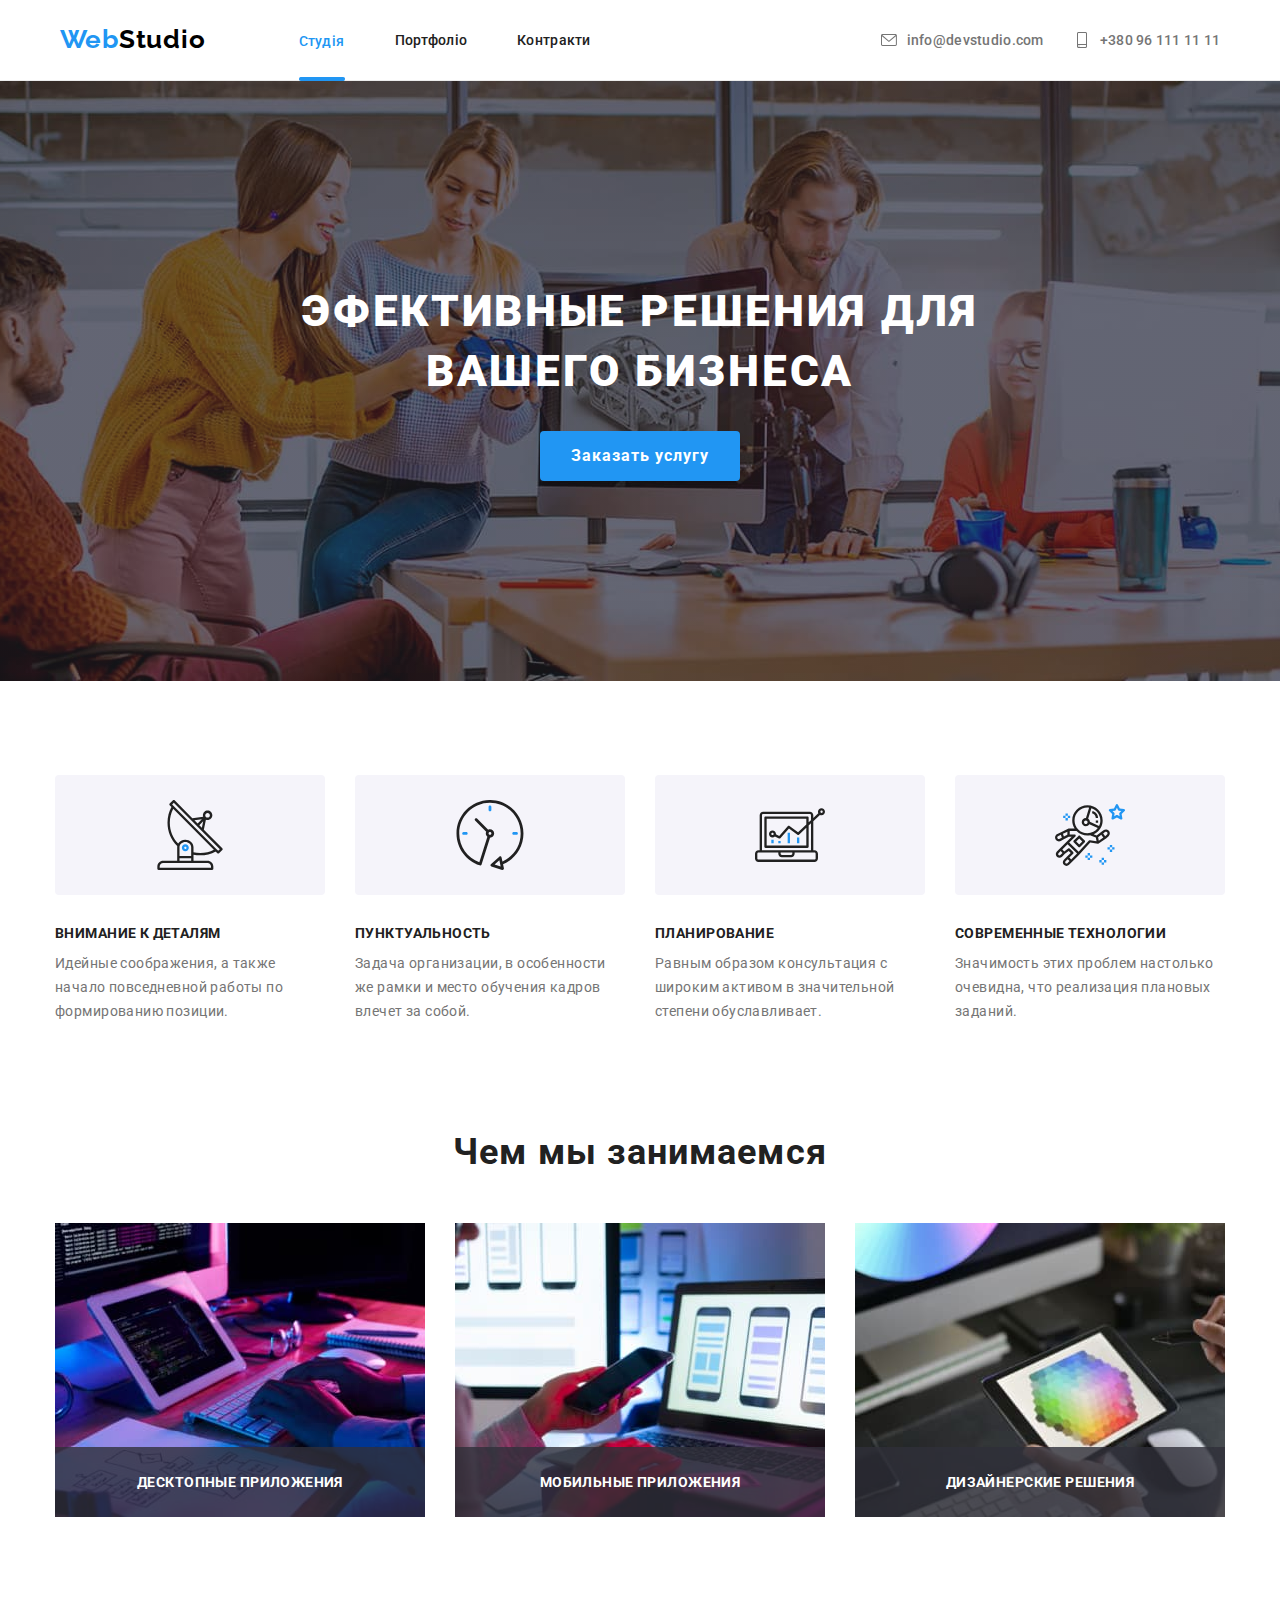
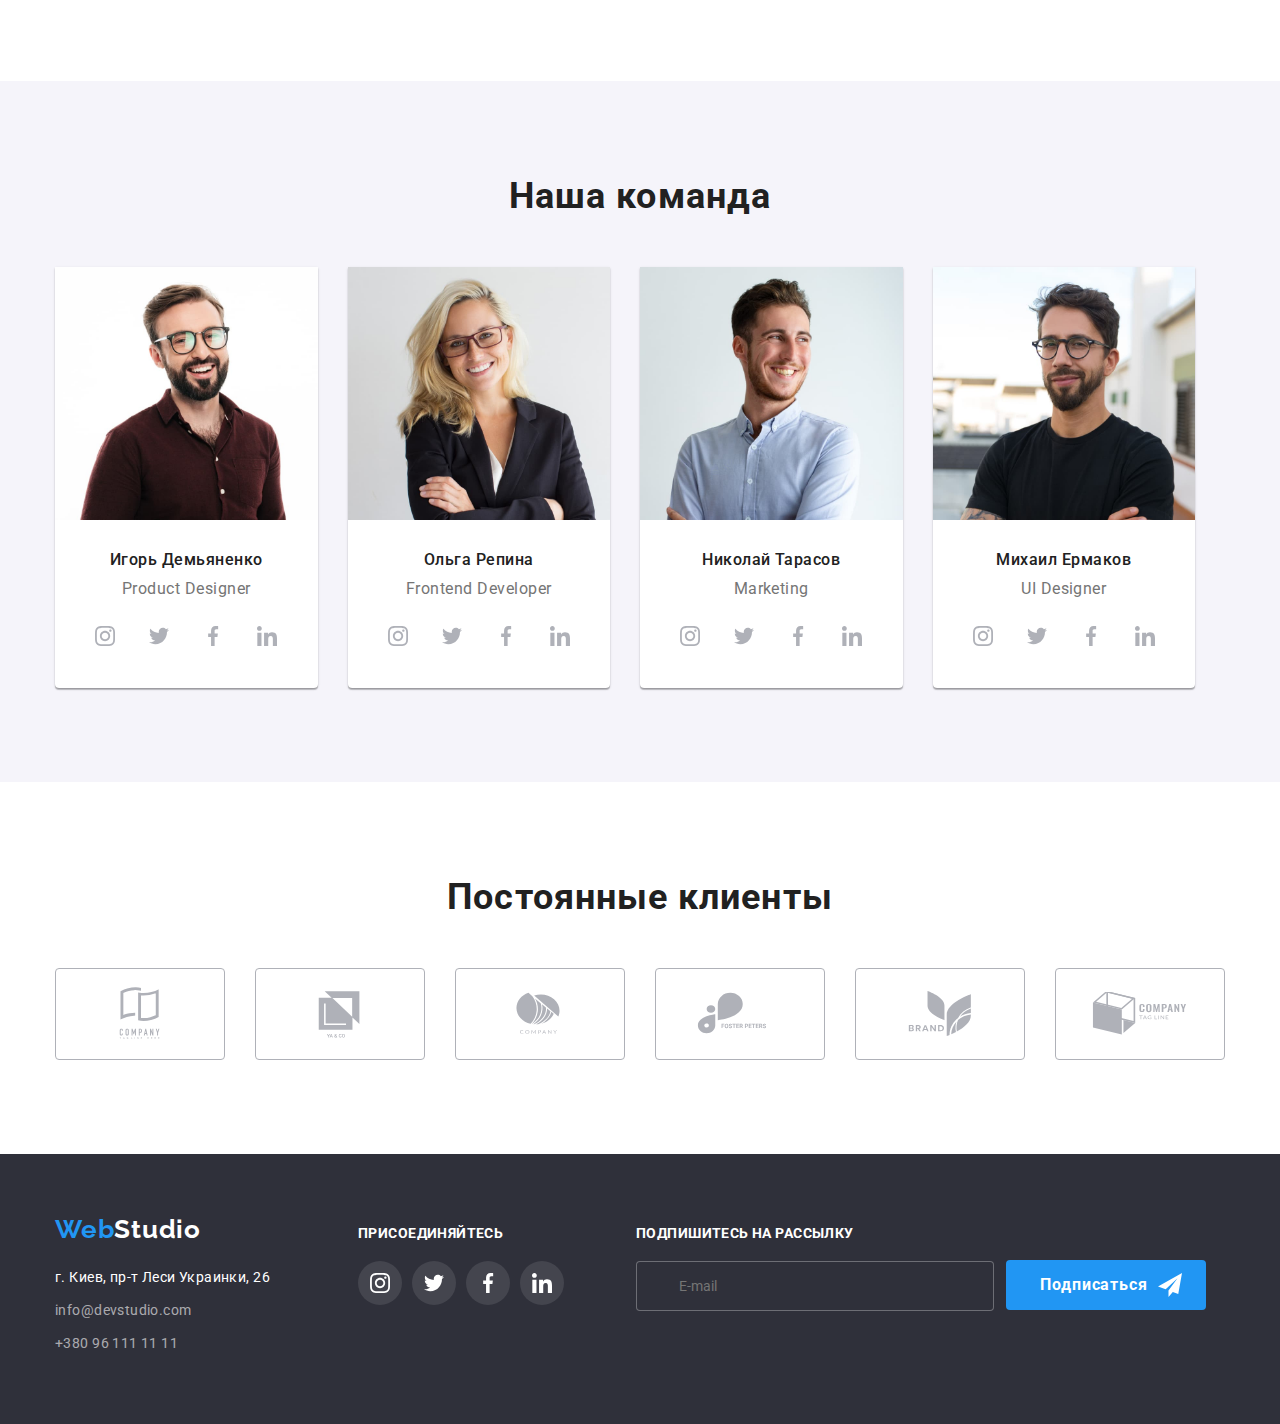
<file: index.html>
<!DOCTYPE html>
<html lang="ru">
  <head>
    <meta charset="UTF-8" />
    <meta http-equiv="X-UA-Compatible" content="IE=edge" />
    <meta name="viewport" content="width=device-width, initial-scale=1.0" />
    <link rel="preconnect" href="https://fonts.googleapis.com" />
    <link rel="preconnect" href="https://fonts.gstatic.com" crossorigin />
    <link
      href="https://fonts.googleapis.com/css2?family=Raleway:wght@700&family=Roboto:wght@400;500;700;900&display=swap"
      rel="stylesheet"
    />
    <link
      rel="stylesheet"
      href="https://cdnjs.cloudflare.com/ajax/libs/modern-normalize/1.1.0/modern-normalize.min.css"
    />
    <link rel="stylesheet" href="./css/main.min.css" />
    <meta name="viewport" content="width=device-width, initial-scale=1.0" />
    <title>WebStudio</title>
  </head>
  <body>
    <header class="header header--border">
      <div class="container header-element-center">
        <a href="#" class="border-red logo">
          <span class="logo--blue">Web</span>
          <span class="logo--black">Studio</span>
        </a>
        <nav class="border-red nav">
          <ul class="nav__items">
            <li class="nav__item">
              <a href="./index.html" class="nav__link nav__link--active"
                >Студія</a
              >
            </li>
            <li class="nav__item">
              <a href="./portfolio.html" class="nav__link">Портфоліо</a>
            </li>
            <li class="nav__item">
              <a href="./stud.html" class="nav__link">Контракти</a>
            </li>
          </ul>
        </nav>
        <div class="border-red nav">
          <ul class="header__address">
            <li class="element-center address__item">
              <a
                href="mailto:info@devstudio.com"
                class="address__link element-center"
              >
                <svg
                  class="address__icon element-center"
                  width="16"
                  height="16"
                >
                  <use
                    href="./imeges/vector/symbol-defs.svg#icont-vectorenvelope"
                  ></use>
                </svg>
                info@devstudio.com</a
              >
            </li>
            <li class="element-center address__item">
              <a href="tel:+380961111111" class="address__link element-center">
                <svg
                  class="address__icon element-center"
                  width="16"
                  height="16"
                >
                  <use
                    href="./imeges/vector/symbol-defs.svg#icont-vectorsmartphone"
                  ></use>
                </svg>
                +380 96 111 11 11</a
              >
            </li>
          </ul>
        </div>
      </div>
    </header>
    <main class="main">
      <section class="section order">
        <div class="container">
          <h1 class="order__title border-red">
            ЭФЕКТИВНЫЕ РЕШЕНИЯ ДЛЯ ВАШЕГО БИЗНЕСА
          </h1>
          <button
            class="btn btn--black-border"
            type="button"
            data-modal-open=""
            value="Заказать услуги"
          >
            Заказать услугу
          </button>
        </div>
      </section>
      <section class="section">
        <div class="container">
          <h2 class="visually-hidden">Наши особенности</h2>
          <ul class="border-red element-center retreat-top benefits">
            <li class="benefits--right">
              <div class="border-red element-center benefits__card">
                <svg class="card__figure" width="70" height="70">
                  <use
                    class="card__image"
                    href="./imeges/vector/symbol-defs.svg#icont-vectorantenna"
                  ></use>
                </svg>
              </div>
              <h3 class="benefits-card__title">Внимание к деталям</h3>
              <p class="benefits-card__subtitle">
                Идейные соображения, а также начало повседневной работы по
                формированию позиции.
              </p>
            </li>
            <li class="benefits--right">
              <div class="border-red element-center benefits__card">
                <svg class="benefits-card__figure" width="70" height="70">
                  <use
                    class="benefits-card__image"
                    href="./imeges/vector/symbol-defs.svg#icont-vectorclock"
                  ></use>
                </svg>
              </div>
              <h3 class="benefits-card__title">Пунктуальность</h3>
              <p class="benefits-card__subtitle">
                Задача организации, в особенности же рамки и место обучения
                кадров влечет за собой.
              </p>
            </li>
            <li class="benefits--right">
              <div class="border-red element-center benefits__card">
                <svg class="benefits-card__figure" width="70" height="70">
                  <use
                    class="benefits-card__image"
                    href="./imeges/vector/symbol-defs.svg#icont-vectordiagram"
                  ></use>
                </svg>
              </div>
              <h3 class="benefits-card__title">Планирование</h3>
              <p class="benefits-card__subtitle">
                Равным образом консультация с широким активом в значительной
                степени обуславливает.
              </p>
            </li>
            <li class="benefits--right">
              <div class="border-red element-center benefits__card">
                <svg class="benefits-card__figure" width="70" height="70">
                  <use
                    class="benefits-card__image"
                    href="./imeges/vector/symbol-defs.svg#icont-vectorastronaut"
                  ></use>
                </svg>
              </div>
              <h3 class="benefits-card__title">Современные технологии</h3>
              <p class="benefits-card__subtitle">
                Значимость этих проблем настолько очевидна, что реализация
                плановых заданий.
              </p>
            </li>
          </ul>
        </div>
      </section>
      <section class="section retreat-top opportunities">
        <div class="container">
          <h2 class="opportunities title-next">Чем мы занимаемся</h2>
          <ul
            class="border-red element-center retreat-bottom opportunities-card"
          >
            <li class="opportunities-card__figure">
              <img
                class="opportunities-card__image no-gap"
                src="./imeges/box1.jpg"
                alt=""
                width="370"
                height="294"
              />
              <div class="opportunities-card__subtitle element-center">
                <span class="opportunities-card__subtitle--transparency">
                  Десктопные приложения
                </span>
              </div>
            </li>
            <li class="opportunities-card__figure">
              <img
                class="opportunities-card__image no-gap"
                src="./imeges/box2.jpg"
                alt=""
                width="370"
                height="294"
              />
              <div class="opportunities-card__subtitle element-center">
                <span class="opportunities-card__subtitle--transparency">
                  Мобильные приложения
                </span>
              </div>
            </li>
            <li class="opportunities-card__figure">
              <img
                class="opportunities-card__image no-gap"
                src="./imeges/box3.jpg"
                alt=""
                width="370"
                height="294"
              />
              <div class="opportunities-card__subtitle element-center">
                <span class="opportunities-card__subtitle--transparency">
                  Дизайнерские решения
                </span>
              </div>
            </li>
          </ul>
        </div>
      </section>
      <section class="section section--next-color retreat-top retreat-bottom">
        <div class="container">
          <div class="border-red">
            <h2 class="title-next border-red">Наша команда</h2>
            <ul class="border-red team-card container--grey">
              <li class="border-red team-card__card-figure">
                <img
                  class="team-card__card--image no-gap"
                  src="./imeges/img1.jpg"
                  alt=""
                  width="270"
                  height="260"
                />
                <h3 class="team-card__card-title element-center">
                  Игорь Демьяненко
                </h3>
                <p class="team-card__card-subtitle element-center">
                  Product Designer
                </p>
                <ul
                  class="border-red element-center team-card__social-networks"
                >
                  <li class="team-card__social--wight">
                    <a class="team-card__link" href="#">
                      <svg class="team-card__icon" width="20" height="20">
                        <use
                          class="team-card__vector"
                          href="./imeges/vector/symbol-defs.svg#icont-vectorinstagram"
                        ></use>
                      </svg>
                    </a>
                  </li>
                  <li class="team-card__social--wight">
                    <a class="team-card__link" href="#">
                      <svg class="team-card" width="20" height="20">
                        <use
                          class="team-card__vector"
                          href="./imeges/vector/symbol-defs.svg#icont-vectortwitter"
                        ></use>
                      </svg>
                    </a>
                  </li>
                  <li class="team-card__social--wight">
                    <a class="team-card__link" href="#">
                      <svg class="team-card" width="20" height="20">
                        <use
                          class="team-card__vector"
                          href="./imeges/vector/symbol-defs.svg#icont-vectorfacebook"
                        ></use>
                      </svg>
                    </a>
                  </li>
                  <li class="team-card__social--wight">
                    <a class="team-card__link" href="#">
                      <svg class="team-card" width="20" height="20">
                        <use
                          class="team-card__vector"
                          href="./imeges/vector/symbol-defs.svg#icont-vectorlinkedin"
                        ></use>
                      </svg>
                    </a>
                  </li>
                </ul>
              </li>
              <li class="border-red team-card__card-figure">
                <img
                  class="team-card__card--image no-gap"
                  src="./imeges/img2.jpg"
                  alt=""
                  width="270"
                  height="260"
                />
                <h3 class="team-card__card-title element-center">
                  Ольга Репина
                </h3>
                <p class="team-card__card-subtitle element-center">
                  Frontend Developer
                </p>
                <ul
                  class="border-red element-center team-card__social-networks"
                >
                  <li class="team-card__social--wight">
                    <a class="team-card__link" href="#">
                      <svg class="team-card__icon" width="20" height="20">
                        <use
                          class="team-card__vector"
                          href="./imeges/vector/symbol-defs.svg#icont-vectorinstagram"
                        ></use>
                      </svg>
                    </a>
                  </li>
                  <li class="team-card__social--wight">
                    <a class="team-card__link" href="#">
                      <svg class="team-card" width="20" height="20">
                        <use
                          class="team-card__vector"
                          href="./imeges/vector/symbol-defs.svg#icont-vectortwitter"
                        ></use>
                      </svg>
                    </a>
                  </li>
                  <li class="team-card__social--wight">
                    <a class="team-card__link" href="#">
                      <svg class="team-card" width="20" height="20">
                        <use
                          class="team-card__vector"
                          href="./imeges/vector/symbol-defs.svg#icont-vectorfacebook"
                        ></use>
                      </svg>
                    </a>
                  </li>
                  <li class="team-card__social--wight">
                    <a class="team-card__link" href="#">
                      <svg class="team-card" width="20" height="20">
                        <use
                          class="team-card__vector"
                          href="./imeges/vector/symbol-defs.svg#icont-vectorlinkedin"
                        ></use>
                      </svg>
                    </a>
                  </li>
                </ul>
              </li>
              <li class="border-red team-card__card-figure">
                <img
                  class="team-card__card--image no-gap"
                  src="./imeges/img3.jpg"
                  alt=""
                  width="270"
                  height="260"
                />
                <h3 class="team-card__card-title element-center">
                  Николай Тарасов
                </h3>
                <p class="team-card__card-subtitle element-center">Marketing</p>
                <ul
                  class="border-red element-center team-card__social-networks"
                >
                  <li class="team-card__social--wight">
                    <a class="team-card__link" href="#">
                      <svg class="team-card__icon" width="20" height="20">
                        <use
                          class="team-card__vector"
                          href="./imeges/vector/symbol-defs.svg#icont-vectorinstagram"
                        ></use>
                      </svg>
                    </a>
                  </li>
                  <li class="team-card__social--wight">
                    <a class="team-card__link" href="#">
                      <svg class="team-card" width="20" height="20">
                        <use
                          class="team-card__vector"
                          href="./imeges/vector/symbol-defs.svg#icont-vectortwitter"
                        ></use>
                      </svg>
                    </a>
                  </li>
                  <li class="team-card__social--wight">
                    <a class="team-card__link" href="#">
                      <svg class="team-card" width="20" height="20">
                        <use
                          class="team-card__vector"
                          href="./imeges/vector/symbol-defs.svg#icont-vectorfacebook"
                        ></use>
                      </svg>
                    </a>
                  </li>
                  <li class="team-card__social--wight">
                    <a class="team-card__link" href="#">
                      <svg class="team-card" width="20" height="20">
                        <use
                          class="team-card__vector"
                          href="./imeges/vector/symbol-defs.svg#icont-vectorlinkedin"
                        ></use>
                      </svg>
                    </a>
                  </li>
                </ul>
              </li>
              <li class="border-red team-card__card-figure">
                <img
                  class="team-card__card--image no-gap"
                  src="./imeges/img4.jpg"
                  alt=""
                  width="270"
                  height="260"
                />
                <h3 class="team-card__card-title element-center">
                  Михаил Ермаков
                </h3>
                <p class="team-card__card-subtitle element-center">
                  UI Designer
                </p>
                <ul
                  class="border-red element-center team-card__social-networks"
                >
                  <li class="team-card__social--wight">
                    <a class="team-card__link" href="#">
                      <svg class="team-card__icon" width="20" height="20">
                        <use
                          class="team-card__vector"
                          href="./imeges/vector/symbol-defs.svg#icont-vectorinstagram"
                        ></use>
                      </svg>
                    </a>
                  </li>
                  <li class="team-card__social--wight">
                    <a class="team-card__link" href="#">
                      <svg class="team-card" width="20" height="20">
                        <use
                          class="team-card__vector"
                          href="./imeges/vector/symbol-defs.svg#icont-vectortwitter"
                        ></use>
                      </svg>
                    </a>
                  </li>
                  <li class="team-card__social--wight">
                    <a class="team-card__link" href="#">
                      <svg class="team-card" width="20" height="20">
                        <use
                          class="team-card__vector"
                          href="./imeges/vector/symbol-defs.svg#icont-vectorfacebook"
                        ></use>
                      </svg>
                    </a>
                  </li>
                  <li class="team-card__social--wight">
                    <a class="team-card__link" href="#">
                      <svg class="team-card" width="20" height="20">
                        <use
                          class="team-card__vector"
                          href="./imeges/vector/symbol-defs.svg#icont-vectorlinkedin"
                        ></use>
                      </svg>
                    </a>
                  </li>
                </ul>
              </li>
            </ul>
          </div>
        </div>
      </section>

      <section class="section retreat-top retreat-bottom">
        <div class="container">
          <h2 class="title-next">Постоянные клиенты</h2>
          <ul class="border-red element-center customers">
            <li class="customers__item element-center">
              <a href="#" class="customers__link element-center">
                <svg class="customers__vector" width="106" height="60">
                  <use
                    class="customers__icon"
                    href="./imeges/vector/symbol-defs.svg#icont-vectorLogo"
                  ></use>
                </svg>
              </a>
            </li>
            <li class="customers__item element-center">
              <a href="#" class="customers__link element-center">
                <svg class="customers__vector" width="106" height="60">
                  <use
                    class="customers__icon"
                    href="./imeges/vector/symbol-defs.svg#icont-vectorLogo0"
                  ></use>
                </svg>
              </a>
            </li>
            <li class="customers__item element-center">
              <a href="#" class="customers__link element-center">
                <svg class="customers__vector" width="106" height="60">
                  <use
                    class="customers__icon"
                    href="./imeges/vector/symbol-defs.svg#icont-vectorLogo1"
                  ></use>
                </svg>
              </a>
            </li>
            <li class="customers__item element-center">
              <a href="#" class="customers__link element-center">
                <svg class="customers__vector" width="106" height="60">
                  <use
                    class="customers__icon"
                    href="./imeges/vector/symbol-defs.svg#icont-vectorLogo2"
                  ></use>
                </svg>
              </a>
            </li>
            <li class="customers__item element-center">
              <a href="#" class="customers__link element-center">
                <svg class="customers__vector" width="106" height="60">
                  <use
                    class="customers__icon"
                    href="./imeges/vector/symbol-defs.svg#icont-vectorLogo3"
                  ></use>
                </svg>
              </a>
            </li>
            <li class="customers__item element-center">
              <a href="#" class="customers__link element-center">
                <svg class="customers__vector" width="106" height="60">
                  <use
                    class="customers__icon"
                    href="./imeges/vector/symbol-defs.svg#icont-vectorLogo4"
                  ></use>
                </svg>
              </a>
            </li>
          </ul>
        </div>
      </section>
    </main>
    <footer class="footer">
      <div class="container">
        <ul class="border-red footer__items">
          <li class="footer__item">
            <a href="#" class="logo-footer">
              <span class="logo--blue">Web</span
              ><span class="logo--wight">Studio</span>
            </a>
            <address class="address__item">
              <ul>
                <li class="footer__address">
                  <a href="#" class="footer__address">
                    г. Киев, пр-т Леси Украинки, 26
                  </a>
                </li>
                <li class="address-retreat">
                  <a href="mailto:info@devstudio.com" class="address--grey"
                    >info@devstudio.com</a
                  >
                </li>
                <li class="address-retreat">
                  <a href="tel:+380961111111" class="address--grey"
                    >+380 96 111 11 11</a
                  >
                </li>
              </ul>
            </address>
          </li>
          <li class="footer__item">
            <span class="footer__title">присоединяйтесь</span>
            <ul class="footer__social border-red element-center">
              <li class="team-card__social--black-grey">
                <a href="#" class="team-card__link team-card__link--grey">
                  <svg class="team-card" width="20" height="20">
                    <use
                      class="team-card__vector"
                      href="./imeges/vector/symbol-defs.svg#icont-vectorinstagram"
                    ></use>
                  </svg>
                </a>
              </li>
              <li class="team-card__social--black-grey">
                <a href="#" class="team-card__link team-card__link--grey">
                  <svg class="team-card" width="20" height="20">
                    <use
                      class="team-card__vector"
                      href="./imeges/vector/symbol-defs.svg#icont-vectortwitter"
                    ></use>
                  </svg>
                </a>
              </li>
              <li class="team-card__social--black-grey">
                <a href="#" class="team-card__link team-card__link--grey">
                  <svg class="team-card" width="20" height="20">
                    <use
                      class="team-card__vector"
                      href="./imeges/vector/symbol-defs.svg#icont-vectorfacebook"
                    ></use>
                  </svg>
                </a>
              </li>
              <li class="team-card__social--black-grey">
                <a href="#" class="team-card__link team-card__link--grey">
                  <svg class="team-card" width="20" height="20">
                    <use
                      class="team-card__vector"
                      href="./imeges/vector/symbol-defs.svg#icont-vectorlinkedin"
                    ></use>
                  </svg>
                </a>
              </li>
            </ul>
          </li>
          <li class="footer__items">
            <form class="footer__form" action="@">
              <label class="footer__label">
                <span class="footer__title">ПОДПИШИТЕСЬ НА РАССЫЛКУ</span>
                <input
                  class="footer__input"
                  type="email"
                  name="email"
                  placeholder="E-mail"
                />
              </label>
              <button class="btn btn__footer" type="submit">
                <span class="btn__text">Подписаться</span>
                <svg class="btn__icon" width="24" height="24">
                  <use
                    href="./imeges/vector/symbol-defs.svg#icont-vectoricon-send"
                  ></use>
                </svg>
              </button>
            </form>
          </li>
        </ul>
      </div>
    </footer>
    <div class="backdrop is-hidden" data-modal>
      <div class="modal">
        <button
          class="btn modal__button--close element-center"
          type="button"
          data-modal-close
        >
          <svg class="modal__icon-close" width="18" height="18">
            <use
              href="./imeges/vector/symbol-defs.svg#icont-vectorclose-black-18dp-2-1"
            ></use>
          </svg>
        </button>
        <form class="modal__container">
          <p class="send-menu-title">
            Оставьте свои данные, мы вам передзвоним
          </p>
          <label class="send-menu">
            <span class="send-menu-text">Имя</span>
            <input
              class="send-menu-send"
              type="text"
              name="username"
              placeholder="Ірка"
            />
            <svg class="modal__icon" width="16" height="16">
              <use
                href="./imeges/vector/symbol-defs.svg#icont-vectorperson-black-18dp-1"
              ></use>
            </svg>
          </label>
          <label class="send-menu">
            <span class="send-menu-text">Телефон</span>
            <input
              class="send-menu-send"
              type="text"
              name="phoun"
              placeholder="+380777777777"
            />
            <svg class="modal__icon" width="18" height="18">
              <use
                href="./imeges/vector/symbol-defs.svg#icont-vectorphone-black-18dp-1"
              ></use>
            </svg>
          </label>
          <label class="send-menu">
            <span class="send-menu-text">Почта</span>
            <input
              class="send-menu-send"
              type="email"
              name="email"
              placeholder="***********@gmail.com"
            />
            <svg class="modal__icon" width="18" height="18">
              <use
                href="./imeges/vector/symbol-defs.svg#icont-vectoremail-black-18dp-1"
              ></use>
            </svg>
          </label>
          <label class="send-menu" for="id-comment">
            <span class="send-menu-text">Комментарий</span>
            <textarea
              class="send-menu-send__textarea"
              id="id-comment"
              name="comment"
              placeholder="Введите текст"
            ></textarea>
          </label>
          <label class="send-menu-check">
            <input
              class="send-menu-checkbox"
              type="checkbox"
              name="consent"
              value="consent"
            />
            <span class="checkbox"></span>
            Соглашаюсь с рассылкой и принимаю
            <a class="send-menu-checkbox-link" href="#">Условия договора</a>
          </label>
          <button class="modal__btn" type="submit">Отправить</button>
        </form>
      </div>
    </div>
    <script src="./js/modal.js"></script>
  </body>
</html>
</file>
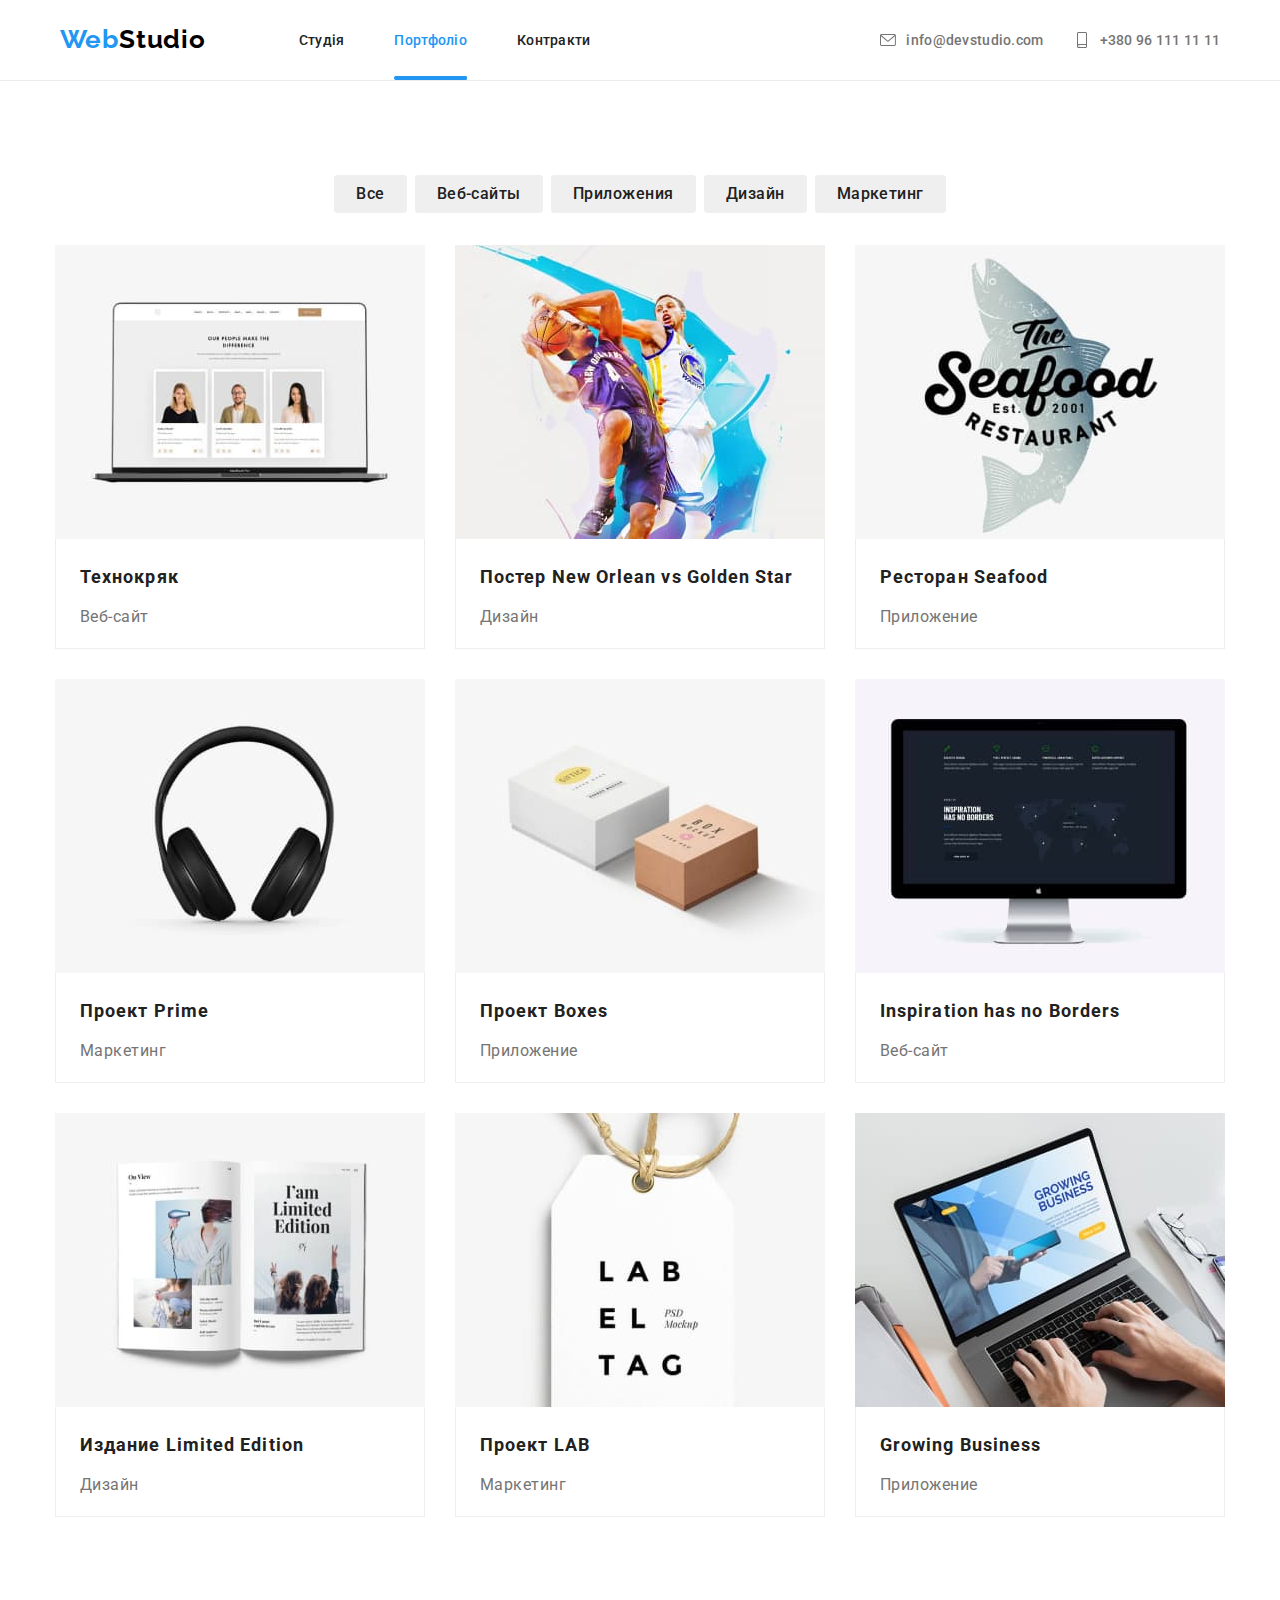
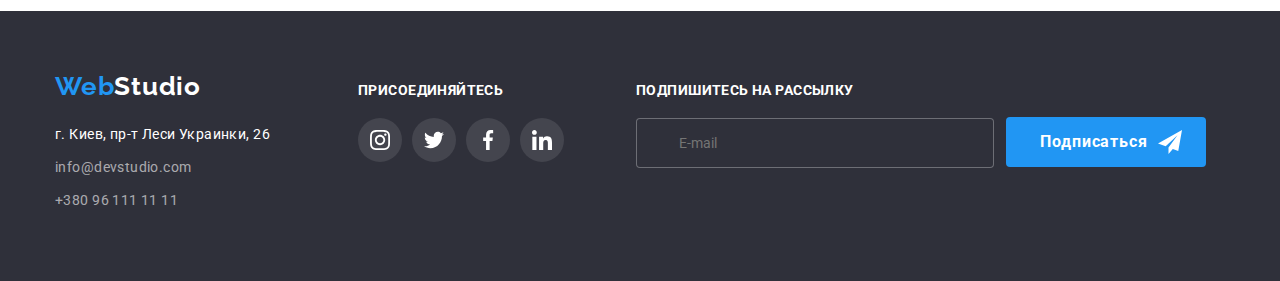
<file: portfolio.html>
<!DOCTYPE html>
<html lang="ru">
  <head>
    <meta charset="UTF-8" />
    <meta http-equiv="X-UA-Compatible" content="IE=edge" />
    <meta name="viewport" content="width=device-width, initial-scale=1.0" />
    <link rel="preconnect" href="https://fonts.googleapis.com" />
    <link rel="preconnect" href="https://fonts.gstatic.com" crossorigin />
    <link
      href="https://fonts.googleapis.com/css2?family=Raleway:wght@700&family=Roboto:wght@400;500;700;900&display=swap"
      rel="stylesheet"
    />
    <link
      rel="stylesheet"
      href="https://cdnjs.cloudflare.com/ajax/libs/modern-normalize/1.1.0/modern-normalize.min.css"
    />
    <link rel="stylesheet" href="./css/main.min.css" />
    <meta name="viewport" content="width=device-width, initial-scale=1.0" />
    <title>WebStudio</title>
  </head>
  <body>
    <header class="header header--border element-center">
      <div class="container element-center">
        <a href="#" class="border-red logo">
          <span class="logo--blue">Web</span>
          <span class="logo--black">Studio</span>
        </a>
        <nav class="border-red nav">
          <ul class="nav__items">
            <li class="nav__item">
              <a href="./index.html" class="nav__link">Студія</a>
            </li>
            <li class="nav__item">
              <a
                href="./portfolio.html"
                class="nav__link nav__link--active-next"
                >Портфоліо</a
              >
            </li>
            <li class="nav__item">
              <a href="./stud.html" class="nav__link">Контракти</a>
            </li>
          </ul>
        </nav>
        <div class="border-red nav">
          <ul class="header__address element-center">
            <li class="element-center address__item">
              <a
                href="mailto:info@devstudio.com"
                class="address__link element-center"
              >
                <svg class="address__icon" width="16" height="16">
                  <use
                    href="./imeges/vector/symbol-defs.svg#icont-vectorenvelope"
                  ></use>
                </svg>
                info@devstudio.com</a
              >
            </li>
            <li class="element-center address__item">
              <a href="tel:+380961111111" class="address__link element-center">
                <svg class="address__icon" width="16" height="16">
                  <use
                    href="./imeges/vector/symbol-defs.svg#icont-vectorsmartphone"
                  ></use>
                </svg>
                +380 96 111 11 11</a
              >
            </li>
          </ul>
        </div>
      </div>
    </header>
    <main class="main">
      <section class="section retreat-top retreat-bottom">
        <div class="container">
          <h1 class="visually-hidden">
            перечисление кнопок на сайте и ниже портфолио, готовые работы
          </h1>
          <ul class="porfolio-nav element-center">
            <li class="nav-btn-portfolio">
              <button class="btn-portfolio" type="button" value="Все">
                Все
              </button>
            </li>
            <li class="nav-btn-portfolio">
              <button class="btn-portfolio" type="button" value="Веб-сайты">
                Веб-сайты
              </button>
            </li>
            <li class="nav-btn-portfolio">
              <button class="btn-portfolio" type="button" value="Приложения">
                Приложения
              </button>
            </li>
            <li class="nav-btn-portfolio">
              <button class="btn-portfolio" type="button" value="Дизайн">
                Дизайн
              </button>
            </li>
            <li class="nav-btn-portfolio">
              <button class="btn-portfolio" type="button" value="Маркетинг">
                Маркетинг
              </button>
            </li>
          </ul>
          <ul class="portfolio-cards">
            <li class="portfolio-card">
              <a href="#" class="portfolio-card__img no-gap">
                <div class="box">
                  <div class="overlay">
                    <p>
                      Ресурс предлагает комплексные предложения с разным уровнем
                      функционала и сервисов. Все это позволит посетителю
                      получить исчерпывающие сведения о компании или частном
                      лице.
                    </p>
                  </div>
                  <img
                    class="card-image no-gap"
                    src="./imeges/imgp.jpg"
                    alt=""
                    width="370"
                    height="294"
                  />
                </div>
                <div class="item-list">
                  <h2>Технокряк</h2>
                  <p>Веб-сайт</p>
                </div>
              </a>
            </li>
            <li class="portfolio-card">
              <a href="#" class="portfolio-card__img">
                <div class="box">
                  <div class="overlay">
                    <p>
                      Ресурс предлагает комплексные предложения с разным уровнем
                      функционала и сервисов. Все это позволит посетителю
                      получить исчерпывающие сведения о компании или частном
                      лице.
                    </p>
                  </div>
                  <img
                    class="card-image no-gap"
                    src="./imeges/img1p.jpg"
                    alt=""
                    width="370"
                    height="294"
                  />
                </div>
                <div class="item-list">
                  <h2>Постер New Orlean vs Golden Star</h2>
                  <p>Дизайн</p>
                </div>
              </a>
            </li>
            <li class="portfolio-card">
              <a href="#" class="portfolio-card__img">
                <div class="box">
                  <div class="overlay">
                    <p>
                      Ресурс предлагает комплексные предложения с разным уровнем
                      функционала и сервисов. Все это позволит посетителю
                      получить исчерпывающие сведения о компании или частном
                      лице.
                    </p>
                  </div>
                  <img
                    class="card-image no-gap"
                    src="./imeges/seafood.jpg"
                    alt=""
                    width="370"
                    height="294"
                  />
                </div>
                <div class="item-list">
                  <h2>Ресторан Seafood</h2>
                  <p>Приложение</p>
                </div>
              </a>
            </li>
            <li class="portfolio-card">
              <a href="#" class="portfolio-card__img">
                <div class="box">
                  <div class="overlay">
                    <p>
                      Ресурс предлагает комплексные предложения с разным уровнем
                      функционала и сервисов. Все это позволит посетителю
                      получить исчерпывающие сведения о компании или частном
                      лице.
                    </p>
                  </div>
                  <img
                    class="card-image no-gap"
                    src="./imeges/img3p.jpg"
                    alt=""
                    width="370"
                    height="294"
                  />
                </div>
                <div class="item-list">
                  <h2>Проект Prime</h2>
                  <p>Маркетинг</p>
                </div>
              </a>
            </li>
            <li class="portfolio-card">
              <a href="#" class="portfolio-card__img">
                <div class="box">
                  <div class="overlay">
                    <p>
                      Ресурс предлагает комплексные предложения с разным уровнем
                      функционала и сервисов. Все это позволит посетителю
                      получить исчерпывающие сведения о компании или частном
                      лице.
                    </p>
                  </div>
                  <img
                    class="card-image no-gap"
                    src="./imeges/img4p.jpg"
                    alt=""
                    width="370"
                    height="294"
                  />
                </div>
                <div class="item-list">
                  <h2>Проект Boxes</h2>
                  <p>Приложение</p>
                </div>
              </a>
            </li>
            <li class="portfolio-card">
              <a href="#" class="portfolio-card__img">
                <div class="box">
                  <div class="overlay">
                    <p>
                      Ресурс предлагает комплексные предложения с разным уровнем
                      функционала и сервисов. Все это позволит посетителю
                      получить исчерпывающие сведения о компании или частном
                      лице.
                    </p>
                  </div>
                  <img
                    class="card-image no-gap"
                    src="./imeges/img5p.jpg"
                    alt=""
                    width="370"
                    height="294"
                  />
                </div>
                <div class="item-list">
                  <h2>Inspiration has no Borders</h2>
                  <p>Веб-сайт</p>
                </div>
              </a>
            </li>
            <li class="portfolio-card">
              <a href="#" class="portfolio-card__img">
                <div class="box">
                  <div class="overlay">
                    <p>
                      Ресурс предлагает комплексные предложения с разным уровнем
                      функционала и сервисов. Все это позволит посетителю
                      получить исчерпывающие сведения о компании или частном
                      лице.
                    </p>
                  </div>
                  <img
                    class="card-image no-gap"
                    src="./imeges/img6p.jpg"
                    alt=""
                    width="370"
                    height="294"
                  />
                </div>
                <div class="item-list">
                  <h2>Издание Limited Edition</h2>
                  <p>Дизайн</p>
                </div>
              </a>
            </li>
            <li class="portfolio-card">
              <a href="#" class="portfolio-card__img">
                <div class="box">
                  <div class="overlay">
                    <p>
                      Ресурс предлагает комплексные предложения с разным уровнем
                      функционала и сервисов. Все это позволит посетителю
                      получить исчерпывающие сведения о компании или частном
                      лице.
                    </p>
                  </div>
                  <img
                    class="card-image no-gap"
                    src="./imeges/img7p.jpg"
                    alt=""
                    width="370"
                    height="294"
                  />
                </div>
                <div class="item-list">
                  <h2>Проект LAB</h2>
                  <p>Маркетинг</p>
                </div>
              </a>
            </li>
            <li class="portfolio-card">
              <a href="#" class="portfolio-card__img">
                <div class="box">
                  <div class="overlay">
                    <p>
                      Ресурс предлагает комплексные предложения с разным уровнем
                      функционала и сервисов. Все это позволит посетителю
                      получить исчерпывающие сведения о компании или частном
                      лице.
                    </p>
                  </div>
                  <img
                    class="card-image no-gap"
                    src="./imeges/img8p.jpg"
                    alt=""
                    width="370"
                    height="294"
                  />
                </div>
                <div class="item-list">
                  <h2>Growing Business</h2>
                  <p>Приложение</p>
                </div>
              </a>
            </li>
          </ul>
        </div>
      </section>
    </main>
    <footer class="footer">
      <div class="container">
        <ul class="border-red footer__items">
          <li class="footer__item">
            <a href="#" class="logo-footer">
              <span class="logo--blue">Web</span
              ><span class="logo--wight">Studio</span>
            </a>
            <address class="address__item">
              <ul>
                <li class="footer__address">
                  <a href="#" class="footer__address">
                    г. Киев, пр-т Леси Украинки, 26
                  </a>
                </li>
                <li class="address-retreat">
                  <a href="mailto:info@devstudio.com" class="address--grey"
                    >info@devstudio.com</a
                  >
                </li>
                <li class="address-retreat">
                  <a href="tel:+380961111111" class="address--grey"
                    >+380 96 111 11 11</a
                  >
                </li>
              </ul>
            </address>
          </li>
          <li class="footer__item">
            <span class="footer__title">присоединяйтесь</span>
            <ul class="footer__social border-red element-center">
              <li class="team-card__social--black-grey">
                <a href="#" class="team-card__link team-card__link--grey">
                  <svg class="team-card" width="20" height="20">
                    <use
                      class="team-card__vector"
                      href="./imeges/vector/symbol-defs.svg#icont-vectorinstagram"
                    ></use>
                  </svg>
                </a>
              </li>
              <li class="team-card__social--black-grey">
                <a href="#" class="team-card__link team-card__link--grey">
                  <svg class="team-card" width="20" height="20">
                    <use
                      class="team-card__vector"
                      href="./imeges/vector/symbol-defs.svg#icont-vectortwitter"
                    ></use>
                  </svg>
                </a>
              </li>
              <li class="team-card__social--black-grey">
                <a href="#" class="team-card__link team-card__link--grey">
                  <svg class="team-card" width="20" height="20">
                    <use
                      class="team-card__vector"
                      href="./imeges/vector/symbol-defs.svg#icont-vectorfacebook"
                    ></use>
                  </svg>
                </a>
              </li>
              <li class="team-card__social--black-grey">
                <a href="#" class="team-card__link team-card__link--grey">
                  <svg class="team-card" width="20" height="20">
                    <use
                      class="team-card__vector"
                      href="./imeges/vector/symbol-defs.svg#icont-vectorlinkedin"
                    ></use>
                  </svg>
                </a>
              </li>
            </ul>
          </li>
          <li class="footer__items">
            <form class="footer__form" action="@">
              <label class="footer__label">
                <span class="footer__title">ПОДПИШИТЕСЬ НА РАССЫЛКУ</span>
                <input
                  class="footer__input"
                  type="email"
                  name="email"
                  placeholder="E-mail"
                />
              </label>
              <button class="btn btn__footer" type="submit">
                <span class="btn__text">Подписаться</span>
                <svg class="btn__icon" width="24" height="24">
                  <use
                    href="./imeges/vector/symbol-defs.svg#icont-vectoricon-send"
                  ></use>
                </svg>
              </button>
            </form>
          </li>
        </ul>
      </div>
    </footer>
  </body>
</html>
</file>
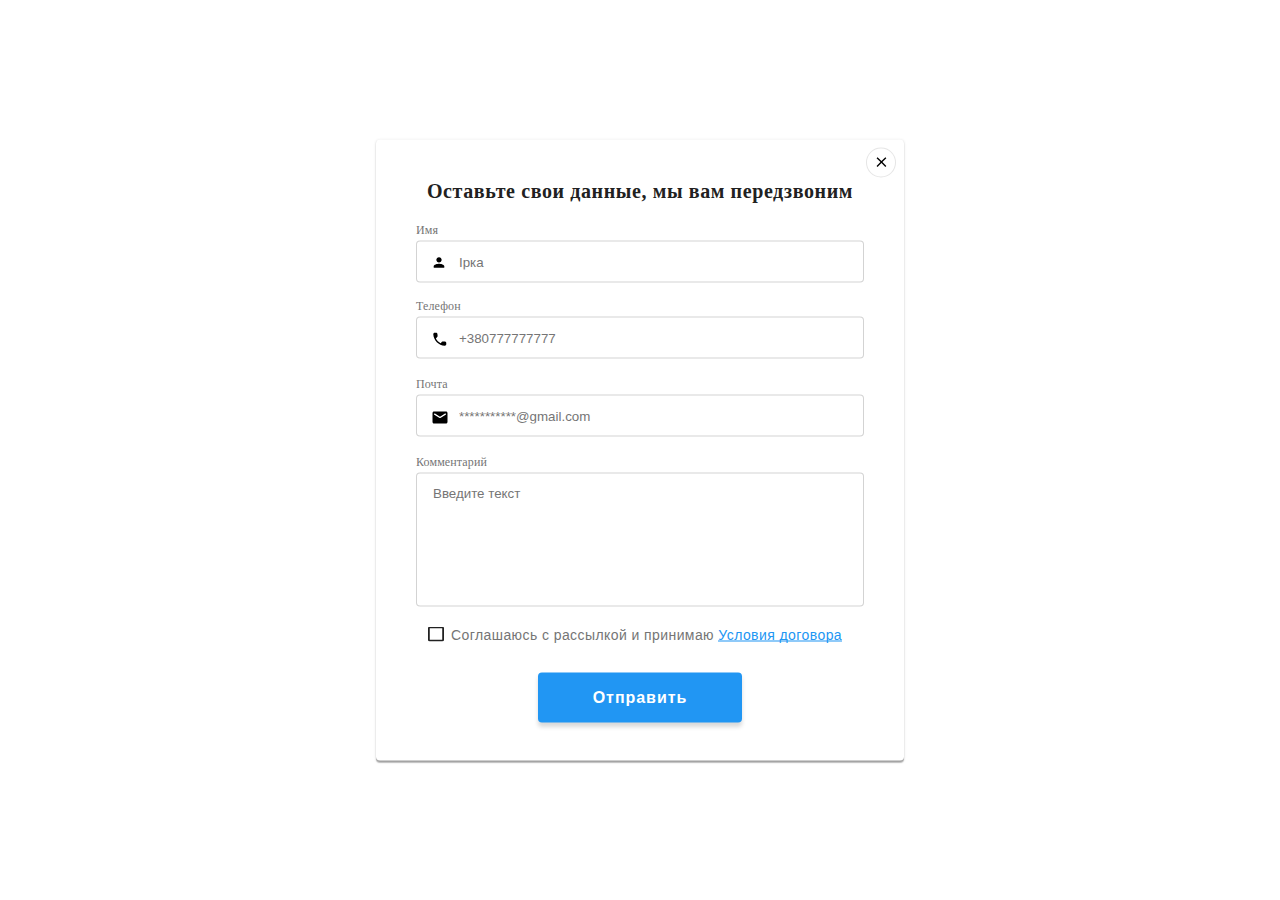
<file: stud.html>
<!DOCTYPE html>
<html lang="en">
  <head>
    <meta charset="UTF-8" />
    <meta http-equiv="X-UA-Compatible" content="IE=edge" />
    <meta name="viewport" content="width=device-width, initial-scale=1.0" />
    <link rel="stylesheet" href="./css/main.min.css" />
    <title>Document</title>
  </head>
  <body>

    <div class="modal">
        <button
          class="modal__button--close element-center"
          type="button"
          data-modal-close
        >
          <svg class="modal__icon-close" width="18" height="18">
            <use
              href="./imeges/vector/symbol-defs.svg#icont-vectorclose-black-18dp-2-1"
            ></use>
          </svg>
        </button>
        <form class="modal__container">
          <p class="send-menu-title">
            Оставьте свои данные, мы вам передзвоним
          </p>
          <label class="send-menu">
            <span class="send-menu-text">Имя</span>
            <input
              class="send-menu-send"
              type="text"
              name="username"
              placeholder="Ірка"
            />
            <svg class="modal__icon" width="16" height="16">
              <use
                href="./imeges/vector/symbol-defs.svg#icont-vectorperson-black-18dp-1"
              ></use>
            </svg>
          </label>
          <label class="send-menu">
            <span class="send-menu-text">Телефон</span>
            <input
              class="send-menu-send"
              type="text"
              name="phoun"
              placeholder="+380777777777"
            />
            <svg class="modal__icon" width="18" height="18">
              <use
                href="./imeges/vector/symbol-defs.svg#icont-vectorphone-black-18dp-1"
              ></use>
            </svg>
          </label>
          <label class="send-menu">
            <span class="send-menu-text">Почта</span>
            <input
              class="send-menu-send"
              type="email"
              name="email"
              placeholder="***********@gmail.com"
            />
            <svg class="modal__icon" width="18" height="18">
              <use
                href="./imeges/vector/symbol-defs.svg#icont-vectoremail-black-18dp-1"
              ></use>
            </svg>
          </label>
          <label class="send-menu" for="id-comment">
            <span class="send-menu-text">Комментарий</span>
            <textarea
              class="send-menu-send__textarea"
              id="id-comment"
              name="comment"
              placeholder="Введите текст"
            ></textarea>
          </label>
          <label class="send-menu-check">
            <input
              class="send-menu-checkbox"
              type="checkbox"
              name="consent"
              value="consent"
            />
            <span class="checkbox"></span>
            Соглашаюсь с рассылкой и принимаю
            <a class="send-menu-checkbox-link" href="#">Условия договора</a>
          </label>
          <button class="modal__btn" type="submit">Отправить</button>
        </form>
      </div>

  </body>
</html>
</file>
<file: css/main.min.css>
h1,h2,h3,h4,h5,h6,p{margin-top:0}ul{list-style:none;margin:0;padding:0}li{list-style-type:none}a{text-decoration:none}:root{--main-fon-color: #2f303a;--btn-logo-fh-color: #2196f3;--btn-hover-color: #188CE8;--white-color: #ffffff;--text-color: #212121;--address-color: #757575;--logo-color: #000000;--main-next-fon-color: #f5f4fa;--icon-color: #afb1b8;--border-color: #ececec;--next-border-color: #eee}body{font-family:"Roboto",sans-serif;color:var(--address-color);background-color:var(--white-color);font-size:14px;letter-spacing:.03em}@media(min-width: 480px){.container{width:480px;margin-left:auto;margin-right:auto;padding-left:15px;padding-right:15px;justify-content:center}}@media(min-width: 768px){.container{width:768px;margin-left:auto;margin-right:auto;padding-left:15px;padding-right:15px;justify-content:center}}@media(min-width: 1200px){.container{width:1200px;margin-left:auto;margin-right:auto;padding-left:15px;padding-right:15px;justify-content:center}}@media(max-width: 480px){.header-element-center{display:flex;align-items:center}}@media(min-width: 481px){.header-element-center{display:flex;align-items:center;justify-content:center}}.element-center{display:flex;align-items:center;justify-content:center}.retreat-top{padding-top:94px;background-position:50% 50%}.retreat-bottom{padding-bottom:94px}.no-gap{display:block}.visually-hidden{position:absolute;width:1px;height:1px;margin:-1px;border:0;padding:0;white-space:nowrap;-webkit-clip-path:inset(100%);clip-path:inset(100%);clip:rect(0 0 0 0);overflow:hidden}.header--line{display:flex}.header--border{border-bottom:1px solid var(--border-color)}@media(max-width: 480px){.nav{visibility:hidden}}@media(min-width: 481px){.nav{display:flex;justify-content:center;align-items:center;margin-top:32px}.nav:last-child{margin-top:0}.nav__items{display:flex;justify-content:center}.nav__item{margin-right:50px;transition:250ms cubic-bezier(0.4, 0, 0.2, 1)}.nav__item:last-child{margin-right:0}.nav__item:focus{color:var(--btn-logo-fh-color)}.nav__link{font-family:"Roboto";font-style:normal;font-weight:500;font-size:14px;line-height:16px;letter-spacing:.02em;color:var(--text-color);cursor:pointer;transition:250ms cubic-bezier(0.4, 0, 0.2, 1)}.nav__link:focus,.nav__link:hover{color:var(--btn-logo-fh-color)}.nav__link--active{color:var(--btn-logo-fh-color);position:relative;top:1px}.nav__link--active::after{content:"";width:46px;height:4px;background-size:contain}.nav__link--active::after{margin-top:28px;background-image:url(../imeges/line.png);display:block}.nav__link--active-next{color:var(--btn-logo-fh-color)}.nav__link--active-next::after{content:"";height:4px;background-size:contain}.nav__link--active-next::after{margin-top:28px;background-image:url(../imeges/line-next.png);display:block}}@media(min-width: 768px){.header__address{margin-left:84px;display:block;justify-content:center;align-items:center}}@media(min-width: 1200px){.header__address{margin-left:290px;display:flex;justify-content:center;align-items:center}}.address__item{margin-right:30px;display:block}.address__item:last-child{margin-right:0}.address__link{color:var(--address-color);fill:var(--address-color);font-weight:500;font-style:normal;letter-spacing:.02em;display:flex;align-items:center;transition:250ms cubic-bezier(0.4, 0, 0.2, 1)}.address__link:hover{color:var(--btn-logo-fh-color);fill:var(--btn-logo-fh-color);transition-duration:250ms}.address__link{color:var(--address-color);fill:var(--address-color);font-weight:500;font-style:normal;letter-spacing:.02em;display:flex;align-items:center;transition:250ms cubic-bezier(0.4, 0, 0.2, 1)}.address__link:hover{color:var(--btn-logo-fh-color);fill:var(--btn-logo-fh-color);transition-duration:250ms}.address__icon{margin-right:10px}.logo{font-family:"Raleway";font-style:normal;font-weight:700;font-size:26px;line-height:31px;letter-spacing:.03em;margin-right:93px;padding-top:24px;padding-bottom:25px;display:flex;justify-content:center}@media(max-width: 480px){.logo{padding-top:16px;padding-bottom:16px}}@media(max-width: 768px){.logo{padding-top:26px;padding-bottom:26px}}@media(max: width 1200px){.logo{padding-top:24px;padding-bottom:25px}}.logo--blue{color:var(--btn-logo-fh-color)}.logo--black{color:var(--logo-color)}.logo-footer{font-family:"Raleway";font-style:normal;font-weight:700;font-size:26px;line-height:31px;letter-spacing:.03em}.logo--wight{color:var(--white-color)}.btn{width:200px;height:50px;background:var(--btn-logo-fh-color);border-radius:4px;margin:0 auto;display:block;font-family:"Roboto";font-style:normal;font-weight:700;font-size:16px;line-height:30px;display:flex;align-items:center;text-align:center;justify-content:center;letter-spacing:.06em;color:var(--white-color);cursor:pointer;border:none;transition:250ms cubic-bezier(0.4, 0, 0.2, 1)}.btn:hover{background-color:var(--btn-hover-color)}.btn--black-border{box-shadow:0px 4px 4px rgba(0,0,0,.15);margin:0 auto}.order{background-image:linear-gradient(to right, rgba(47, 48, 58, 0.4), rgba(47, 48, 58, 0.4)),url(../imeges/Imgfon.jpg),url(../imeges/ImgOverlay.jpg);background-size:cover;margin:0 auto;background-position:50% 50%}@media(min-device-pixel-ratio: 2),(-webkit-min-device-pixel-ratio: 2),(min-resolution: 192dpi),(min-resolution: 2dppx){.order{background-image:linear-gradient(to right, rgba(47, 48, 58, 0.4), rgba(47, 48, 58, 0.4)),url(../imeges/x2/Imgfonx2.jpg),url(../imeges/ImgOverlay.jpg);background-size:cover}}.order__title{width:696px;font-family:"Roboto";font-style:normal;font-weight:900;font-size:44px;line-height:60px;text-align:center;letter-spacing:.06em;text-transform:uppercase;color:var(--white-color);margin:0 auto 30px auto;display:block}@media(max-width: 480px){.order{max-width:480px;max-height:400px;padding-top:118px;padding-bottom:118px}}@media(max-width: 768px){.order{max-width:768px;max-height:400px;padding-top:118px;padding-bottom:118px}}@media(min-width: 1100px){.order{max-width:1600px;max-height:600px;padding-top:200px;padding-bottom:200px}}.benefits{display:flex;flex-wrap:wrap;gap:30px}.benefits__card{width:270px;height:120px;background-color:var(--main-next-fon-color);border-radius:4px}.benefits--right{flex-basis:calc((100% - 90px)/4)}.benefits-card__title{font-family:"Roboto";font-style:normal;font-weight:700;font-size:14px;line-height:16px;letter-spacing:.03em;text-transform:uppercase;color:var(--text-color);margin-top:30px;margin-bottom:10px}.benefits-card__subtitle{font-family:"Roboto";font-style:normal;font-weight:400;font-size:14px;line-height:24px;letter-spacing:.03em;color:#757575}.card__title{font-family:"Roboto";font-style:normal;font-weight:700;font-size:14px;line-height:16px;letter-spacing:.03em;text-transform:uppercase;color:var(--text-color);margin-top:30px}.card__subtitle{width:270px;height:75px;font-family:"Roboto";font-style:normal;font-weight:400;font-size:14px;line-height:24px;letter-spacing:.03em;color:#757575}.title-next{font-family:"Roboto";font-style:normal;font-weight:700;font-size:36px;line-height:42px;text-align:center;letter-spacing:.03em;color:var(--text-color);margin-bottom:50px}.opportunities-card{flex-wrap:wrap;gap:30px}.opportunities-card__figure{flex-basis:calc((100% - 60px)/3)}.opportunities-card__image{position:relative;max-width:100%;height:auto}.opportunities-card__subtitle{width:370px;height:70px;background:rgba(47,48,58,.8);margin:0 auto;position:relative;bottom:70px}.opportunities-card__subtitle--transparency{font-family:"Roboto";font-style:normal;font-weight:700;font-size:14px;line-height:16px;text-align:center;letter-spacing:.03em;text-transform:uppercase;color:var(--white-color)}.section--next-color{background-color:var(--main-next-fon-color)}.team-card{display:flex;flex-wrap:wrap;gap:30px}.team-card__card-figure{background:var(--white-color);box-shadow:0px 1px 3px rgba(0,0,0,.12),0px 1px 1px rgba(0,0,0,.14),0px 2px 1px rgba(0,0,0,.2);border-radius:0px 0px 4px 4px;flex-basis:calc((100% - 120px)/4)}.team-card__card--image{display:block;max-width:100%;height:auto;margin-bottom:30px}.team-card__card-title{font-family:"Roboto";font-style:normal;font-weight:500;font-size:16px;line-height:19px;text-align:center;letter-spacing:.03em;color:var(--text-color);margin-bottom:10px}.team-card__card-subtitle{font-family:"Roboto";font-style:normal;font-weight:400;font-size:16px;line-height:19px;text-align:center;letter-spacing:.03em;color:var(--address-color);margin-bottom:16px}.team-card__social-networks{list-style:none;margin-bottom:30px}.team-card__social--wight{margin-right:10px}.team-card__social--wight:last-child{margin-right:0}.team-card__link{width:44px;height:44px;padding:12px;border-radius:50%;background-color:var(--white-color);color:var(--icon-color);fill:var(--icon-color);display:flex;transition:250ms cubic-bezier(0.4, 0, 0.2, 1)}.team-card__link:hover{fill:var(--white-color);background-color:var(--btn-logo-fh-color)}.customers{display:flex;flex-wrap:wrap;gap:30px}.customers__item{flex-basis:calc((100% - 150px)/6)}.customers__link{fill:var(--icon-color);width:170px;height:92px;border:1px solid var(--icon-color);border-radius:4px;margin-right:30px;cursor:pointer;transition:250ms cubic-bezier(0.4, 0, 0.2, 1)}.customers__link:hover{border:1px solid var(--btn-logo-fh-color);fill:var(--btn-logo-fh-color)}.customers__link:last-child{margin-right:0}.porfolio-nav{margin-bottom:32px}.nav-btn-portfolio{background:var(--main-next-fon-color);border-radius:4px;margin-right:8px;transition:250ms cubic-bezier(0.4, 0, 0.2, 1)}.nav-btn-portfolio:last-child{margin-right:0}.nav-btn-portfolio:hover,.nav-btn-portfolio:focus{background-color:var(--btn-logo-fh-color);box-shadow:0px 3px 1px rgba(0,0,0,.1),0px 1px 2px rgba(0,0,0,.08),0px 2px 2px rgba(0,0,0,.12);border-radius:4px}.btn-portfolio{font-family:"Roboto";font-style:normal;font-weight:500;font-size:16px;line-height:26px;text-align:center;letter-spacing:.03em;color:var(--text-color);padding:6px 22px;border:none;border-radius:4px;transition:250ms cubic-bezier(0.4, 0, 0.2, 1)}.btn-portfolio:focus,.btn-portfolio:hover{color:var(--white-color);background:var(--btn-logo-fh-color);border:none}.portfolio-cards{gap:30px;display:flex;justify-content:space-between;flex-wrap:wrap;padding:0;list-style:none}.portfolio-card{width:370px;height:404px;background:var(--white-color);flex-basis:calc((100% - 60px)/3)}.portfolio-card__img{display:block;text-decoration:none;height:404px;width:370px;transition:250ms cubic-bezier(0.4, 0, 0.2, 1)}.portfolio-card__img:hover{box-shadow:0px 1px 1px rgba(0,0,0,.12),0px 4px 4px rgba(0,0,0,.06),1px 4px 6px rgba(0,0,0,.16)}.box{position:relative;overflow:hidden;transition:250ms cubic-bezier(0.4, 0, 0.2, 1)}.box:hover .overlay{transform:translatex(0)}.overlay{position:absolute;width:100%;height:100%;background-color:rgba(33,150,243,.9);transition:250ms cubic-bezier(0.4, 0, 0.2, 1);transform:translateY(100%);transition:transform 250ms ease}.overlay>p{position:absolute;width:322px;height:168px;margin-top:63px;margin-right:24px;margin-bottom:63px;margin-left:24px;font-size:18px;font-family:"Roboto";font-style:normal;font-weight:400;font-size:18px;line-height:28px;letter-spacing:.03em;color:var(--white-color)}.card-image{display:block;max-width:100%;height:auto}.item-list{max-width:370px;max-height:110px;border-bottom:1px solid var(--next-border-color);border-left:1px solid var(--next-border-color);border-right:1px solid var(--next-border-color)}.item-list>h2{font-style:normal;font-weight:700;font-size:18px;line-height:2;letter-spacing:.06em;color:var(--text-color);padding:20px 24px 7px 24px;margin:auto}.item-list>p{font-family:"Roboto";font-style:normal;font-weight:400;font-size:16px;line-height:1.875;letter-spacing:.03em;color:var(--address-color);padding:0 24px 0 24px}.footer{padding-top:60px;padding-bottom:60px;background-color:var(--main-fon-color)}.footer__items{display:flex;align-items:baseline}.footer__item{margin-right:72px}.footer__form{display:inline-flex}.footer__label{display:grid}.footer__title{font-family:"Roboto";font-style:normal;font-weight:700;font-size:14px;line-height:16px;letter-spacing:.03em;text-transform:uppercase;color:var(--white-color);margin-bottom:20px}.footer__social{margin-top:20px}.footer__address{width:231px;font-family:"Roboto";font-style:normal;font-weight:400;font-size:14px;line-height:24px;letter-spacing:.03em;color:var(--white-color);margin-top:20px;margin-bottom:9px;transition:250ms cubic-bezier(0.4, 0, 0.2, 1)}.footer__address:hover{color:var(--btn-logo-fh-color)}.footer__input{height:50px;width:358px;padding:0 0 0 42px;font-family:inherit;border:1px solid rgba(255,255,255,.3);border-radius:4px;cursor:pointer;bottom:11px;background-color:var(--main-fon-color)}.footer__input:invalid{color:var(--white-color)}.address-retreat{padding-bottom:9px}.address-retreat:last-child{margin-bottom:0}.address--grey{font-family:"Roboto";font-style:normal;font-weight:400;font-size:14px;line-height:24px;letter-spacing:.03em;color:rgba(255,255,255,.6);transition:250ms cubic-bezier(0.4, 0, 0.2, 1)}.address--grey:hover{color:var(--btn-logo-fh-color)}.team-card__social--black-grey{margin-right:10px}.team-card__social--black-grey:last-child{margin-right:0}.team-card__social--black-grey:last-child{margin-right:0}.team-card__link--grey{fill:var(--white-color);background-color:rgba(255,255,255,.1)}.btn__footer{margin-left:12px;margin-top:35px}.btn__text{font-family:"Roboto";font-style:normal;font-weight:700;font-size:16px;line-height:30px;letter-spacing:.06em;color:var(--white-color)}.btn__icon{fill:var(--white-color);position:relative;left:10px;cursor:pointer}.backdrop{position:fixed;width:100%;height:100%;top:0;left:0;z-index:3;transition:250ms cubic-bezier(0.4, 0, 0.2, 1);background-color:rgba(0,0,0,.2)}.is-hidden{opacity:0;visibility:hidden;pointer-events:none}.modal{position:absolute;top:50%;left:50%;transform:translate(-50%, -50%);width:528px;height:621px;background:var(--white-color);box-shadow:0px 1px 3px rgba(0,0,0,.12),0px 1px 1px rgba(0,0,0,.14),0px 2px 1px rgba(0,0,0,.2);border-radius:4px}.modal__button--close{position:absolute;top:8px;right:8px;width:30px;height:30px;border-radius:50%;border:1px solid rgba(0,0,0,.1);padding:6px;cursor:pointer;background-color:var(--white-color);transition:250ms cubic-bezier(0.4, 0, 0.2, 1)}.modal__button--close:focus,.modal__button--close:hover{fill:var(--btn-logo-fh-color)}.modal__container{margin:40px 40px 165px 40px}.modal__icon{position:relative;bottom:28px;left:15px;transition:250ms cubic-bezier(0.4, 0, 0.2, 1)}.modal__icon:focus,.modal__icon:hover{border:1px solid var(--btn-logo-fh-color);fill:var(--btn-logo-fh-color)}.modal__btn{font-size:16px;line-height:1.875;font-weight:700;letter-spacing:.06em;color:var(--white-color);background-color:var(--btn-logo-fh-color);border:0;padding:10px 55px;border-radius:4px;margin:30px auto 40px auto;display:block;cursor:pointer;box-shadow:0px 4px 4px rgba(0,0,0,.15);cursor:pointer}.modal__btn:hover{background-color:var(--btn-hover-color)}.modal__icon-checkbox{position:relative;top:12px}.send-menu-title{font-family:"Roboto";font-style:normal;font-weight:700;font-size:20px;line-height:23px;text-align:center;letter-spacing:.03em;color:var(--text-color)}.send-menu{display:flex;flex-direction:column;transition:250ms cubic-bezier(0.4, 0, 0.2, 1)}.send-menu:hover,.send-menu:focus{fill:var(--btn-logo-fh-color);transition-duration:250ms}.send-menu-text{font-family:"Roboto";font-style:normal;font-weight:400;font-size:12px;line-height:14px;letter-spacing:.01em;color:var(--address-color);margin-bottom:4px}.send-menu-send{display:block;justify-content:left;height:40px;padding:0 0 0 42px;font-family:inherit;border:1px solid rgba(33,33,33,.2);border-radius:4px;cursor:pointer;transition:250ms cubic-bezier(0.4, 0, 0.2, 1)}.send-menu-send:focus,.send-menu-send:hover{border:1px solid var(--btn-logo-fh-color);fill:var(--btn-logo-fh-color)}.send-menu-send__textarea{height:120px;padding:12px 0 0 16px;font-family:inherit;border:1px solid rgba(33,33,33,.2);border-radius:4px;cursor:pointer;resize:none;transition:250ms cubic-bezier(0.4, 0, 0.2, 1);margin-bottom:20px}.send-menu-send:focus,.send-menu-send:hover{border:1px solid var(--btn-logo-fh-color)}.send-menu-check{padding-left:35px}.send-menu-checkbox{position:absolute;-moz-animation:none;-webkit-appearance:none;-moz-appearance:none;appearance:none}.checkbox{position:absolute;width:16px;height:15px;background-image:url(../imeges/vector/svg/Vector.svg);left:52px}.send-menu-checkbox:checked+.checkbox{background-image:url(../imeges/vector/svg/iconcheck.svg)}.send-menu-checkbox-link{color:var(--btn-logo-fh-color);border-bottom:1px solid currentColor;display:inline-block;line-height:.805}/*# sourceMappingURL=main.min.css.map */
</file>
